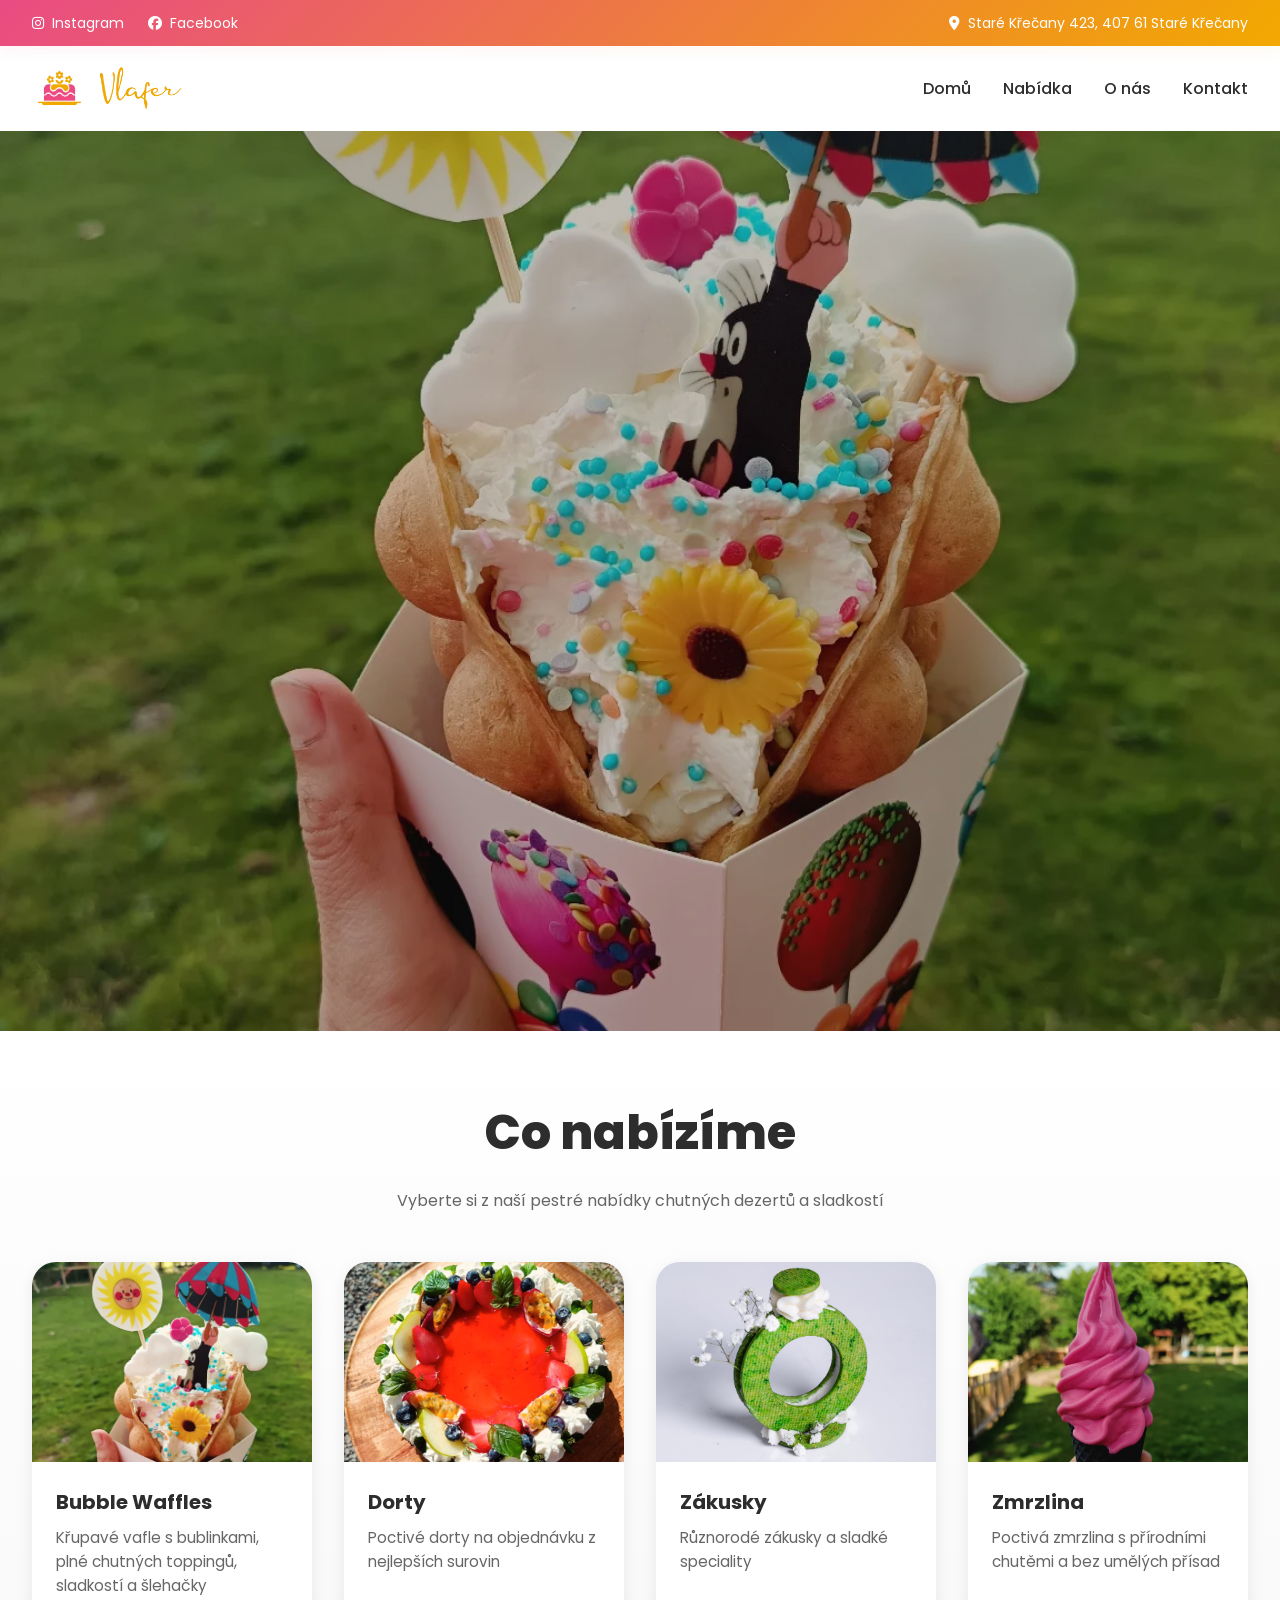
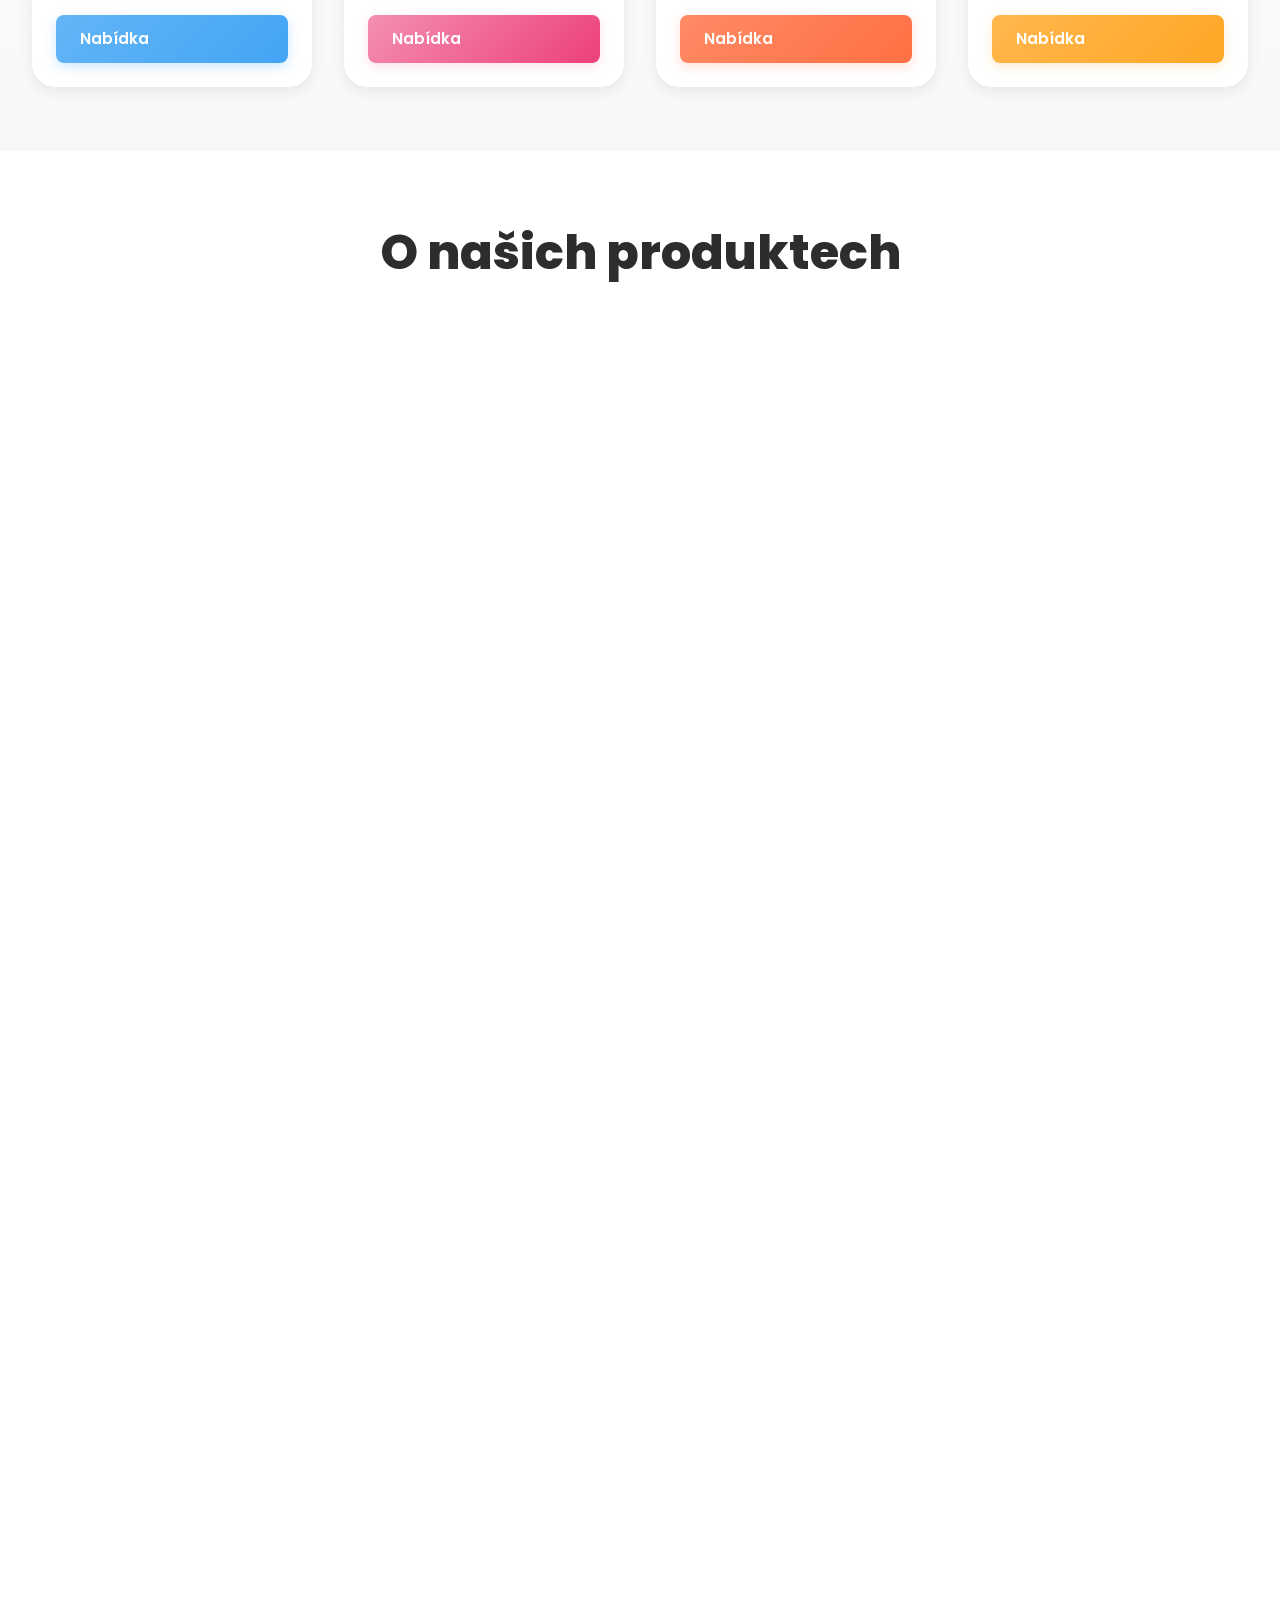
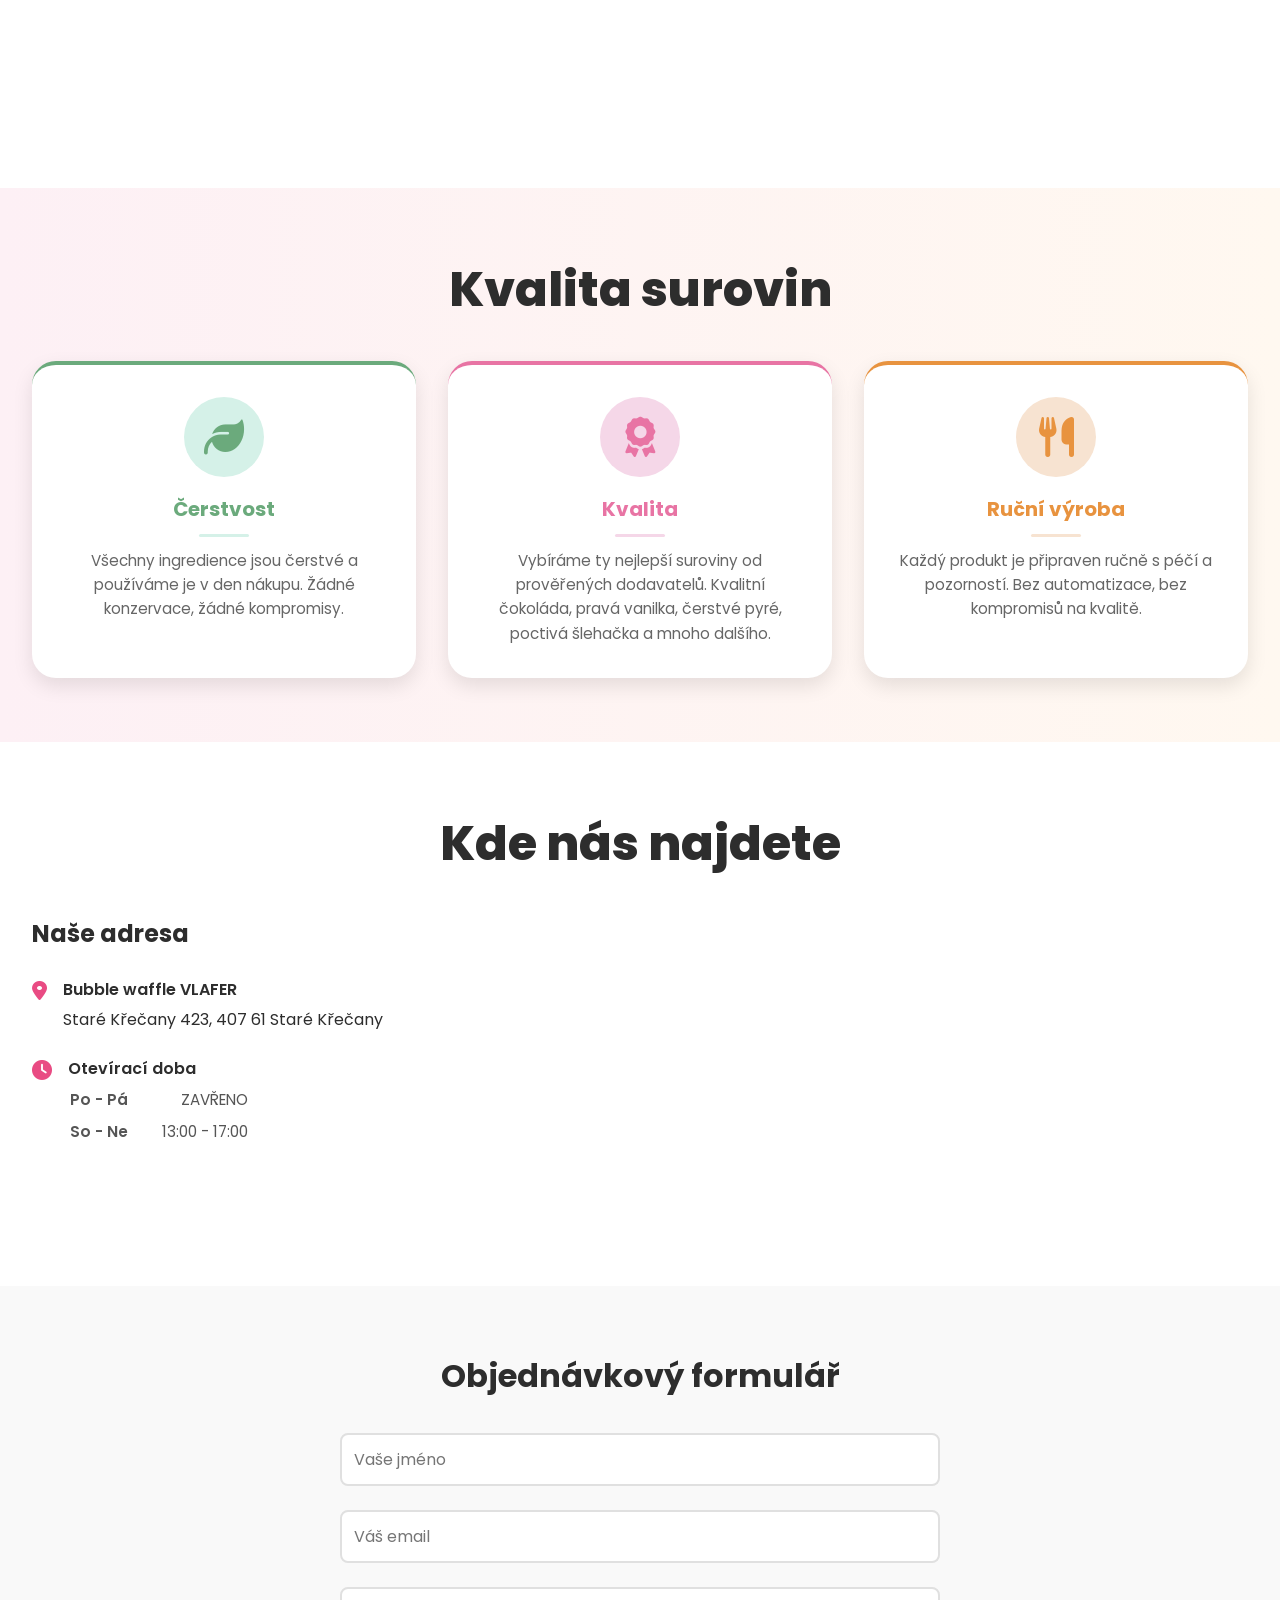
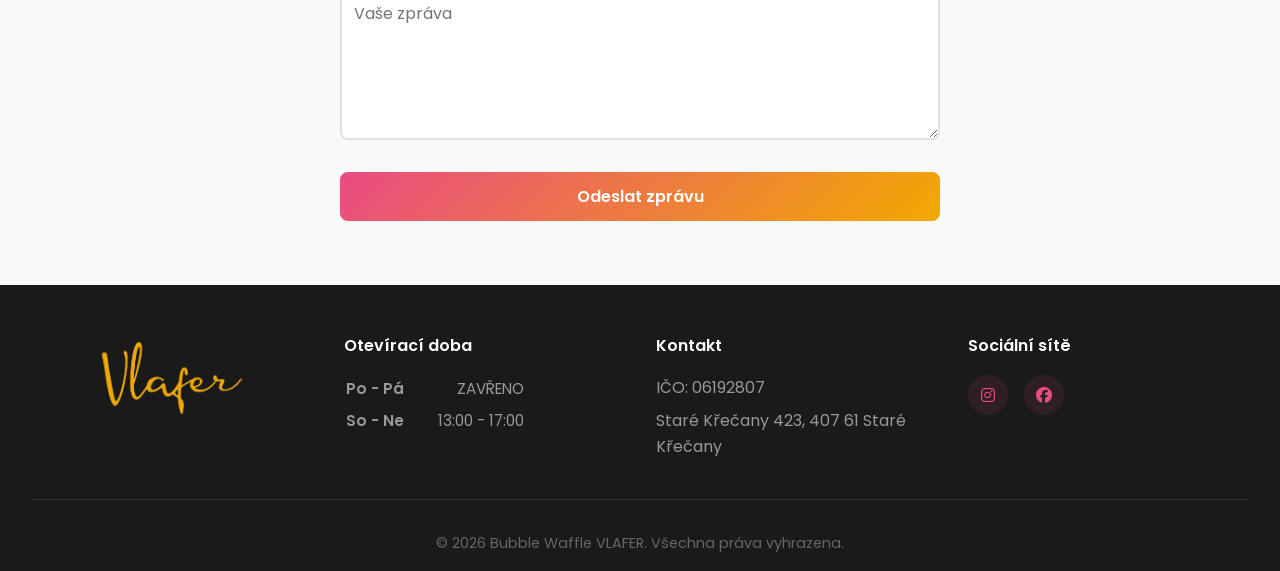
<file: index.html>
<!DOCTYPE html>
<html lang="cs">
<head>
    <meta charset="UTF-8">
    <meta name="viewport" content="width=device-width, initial-scale=1.0">
    <title>Vlafer | Bubble Waffles, Zmrzlina, Dorty a Zákusky</title>
    <meta name="description" content="Vlafer nabízí bubble waffles, domácí zmrzlinu, luxusní dorty a sladké zákusky ve Staré Křečany. Objednejte si dezerty na míru s rychlým servisem a čerstvými surovinami.">
    <link rel="canonical" href="https://vlafer.cz/">
    <meta property="og:title" content="Vlafer | Bubble Waffles, Zmrzlina, Dorty a Zákusky">
    <meta property="og:description" content="Vlafer nabízí bubble waffles, domácí zmrzlinu, luxusní dorty a sladké zákusky ve Staré Křečany. Objednejte si dezerty na míru s čerstvými surovinami.">
    <meta property="og:type" content="website">
    <meta property="og:url" content="https://vlafer.cz/">
    <meta property="og:image" content="https://vlafer.cz/img/vkrtecek.webp">
    <link rel="icon" href="img/logo3.webp">
    <link rel="preconnect" href="https://fonts.googleapis.com">
    <link rel="preconnect" href="https://fonts.gstatic.com" crossorigin>
    <link href="https://fonts.googleapis.com/css2?family=Poppins:wght@400;500;600;700;800&display=swap" rel="stylesheet">
    <link rel="stylesheet" href="https://cdnjs.cloudflare.com/ajax/libs/font-awesome/6.4.0/css/all.min.css">
    <link rel="stylesheet" href="styly.css">
</head>
<body>
    <!--
    <div class="announcement-bar">
        <div class="container">
            <p>Upozornění: do <strong>10.9.</strong> je zavřeno.</p> 
        </div>
    </div>
    -->

    <!-- Top Bar -->
    <div class="top-bar">
        <div class="container">
            <div class="top-bar-content">
                <div class="top-bar-left">
                    <a href="https://www.instagram.com/zmrzlina.a.bubble.vafle.vlafer/" target="_blank" rel="noopener noreferrer" class="top-bar-link">
                        <i class="fab fa-instagram"></i> Instagram
                    </a>
                    <a href="https://www.facebook.com/zmrzlinaprokazdeho" target="_blank" rel="noopener noreferrer" class="top-bar-link">
                        <i class="fab fa-facebook"></i> Facebook
                    </a>
                </div>
                <div class="top-bar-right">
                    
                    <a href="https://maps.app.goo.gl/wjit3KPXp3zHccAm7" target="_blank" rel="noopener noreferrer" class="top-bar-link">
                        <i class="fas fa-map-marker-alt"></i> Staré Křečany 423, 407 61 Staré Křečany
                    </a>
                </div>
            </div>
        </div>
    </div>

    <!-- Navigation Bar -->
    <nav class="navbar sticky">
        <div class="container">
            <div class="navbar-content">
                <div class="navbar-logo">
                    <a href="#home" aria-label="Vlafer Home">
                        <img src="img/logo5.png" alt="Vlafer icon" class="navbar-icon">
                        <img src="img/logo4.png" alt="Vlafer logo" class="navbar-main-logo">
                    </a>
                </div>

                <div class="navbar-menu">
                    <a href="/" class="navbar-link">Domů</a>
                    <a href="#offer" class="navbar-link">Nabídka</a>
                    <a href="#about" class="navbar-link">O nás</a>
                    <a href="#contact" class="navbar-link">Kontakt</a>
                </div>

                
            </div>
        </div>
    </nav>

    <!-- Hero Section -->
    <section id="home" class="hero">
        <div class="hero-background hero-background-front" style="background-image: url('img/vkrtecek.webp');"></div>
        <div class="hero-background hero-background-back"></div>
        <div class="hero-overlay"></div>
        <div class="hero-content">
            
        </div>
    </section>

    <!-- What We Offer Section -->
    <section id="offer" class="offer-section">
        <div class="container">
            <h2 class="section-title">Co nabízíme</h2>
            <p class="section-subtitle">Vyberte si z naší pestré nabídky chutných dezertů a sladkostí</p>

            <div class="offer-grid">
                <!-- Bubble Waffles Card -->
                <div class="offer-card hover-lift">
                    <div class="offer-image" style="background-image: url('img/vkrtecek.webp');"></div>
                    <div class="offer-content">
                        <h3>Bubble Waffles</h3>
                        <p>Křupavé vafle s bublinkami, plné chutných toppingů, sladkostí a šlehačky</p>
                        <a href="/vafle/" class="more-info-btn bubble-btn">Nabídka</a>
                    </div>
                </div>

                <!-- Cakes Card -->
                <div class="offer-card hover-lift">
                    <div class="offer-image" style="background-image: url('img/dort.webp');"></div>
                    <div class="offer-content">
                        <h3>Dorty</h3>
                        <p>Poctivé dorty na objednávku z nejlepších surovin</p>
                        <a href="/dorty/" class="more-info-btn cakes-btn">Nabídka</a>
                    </div>
                </div>

                <!-- Pastries Card -->
                <div class="offer-card hover-lift">
                    <div class="offer-image" style="background-image: url('img/dorty-171.jpg'); background-position: center 49%;"></div>
                    <div class="offer-content">
                        <h3>Zákusky</h3>
                        <p>Různorodé zákusky a sladké speciality</p>
                        <a href="/zakusky/" class="more-info-btn pastries-btn">Nabídka</a>
                    </div>
                </div>

                <!-- Ice Cream Card -->
                <div class="offer-card hover-lift">
                    <div class="offer-image" style="background-image: url('img/zmrzlina.webp'); background-position: center 25%;"></div>
                    <div class="offer-content">
                        <h3>Zmrzlina</h3>
                        <p>Poctivá zmrzlina s přírodními chutěmi a bez umělých přísad</p>
                        <a href="/zmrzlina/" class="more-info-btn icecream-btn">Nabídka</a>
                    </div>
                </div>
            </div>
        </div>
    </section>

    <!-- About Products Section -->
    <section id="about" class="about-section">
        <div class="container">
            <h2 class="section-title">O našich produktech</h2>

            <!-- Bubble Waffles -->
            <div class="about-grid bubble">
                <div class="about-text slide-in-left">
                    <h3>Bubble Waffles</h3>
                    <p>Naše bubble waffles jsou připravovány každý den z čerstvých surovin. Speciální recept zajišťuje dokonalou křupavost zvenčí a měkkost uvnitř. Každá vafle je ozdobena ručně vybranými toppingy - od čerstvého ovoce přes čokoládu až po sladké toppingy a variegata.</p>
                    <p>Vafle si můžete vybrat v různých kombinacích podle vašich preferencí.</p>
                </div>
                <div class="about-image">
                    <img src="img/vkrtecek.webp" alt="Bubble Waffles">
                </div>
            </div>

            <!-- Cakes -->
            <div class="about-grid reverse cakes">
                <div class="about-image">
                    <img src="img/dort.webp" alt="Cakes">
                </div>
                <div class="about-text slide-in-right">
                    <h3>Dorty</h3>
                    <p>Naše dorty jsou vytvářeny na objednávku speciálně pro vaši příležitost. Používáme pouze nejkvalitnější suroviny - máslo, čerstvá vejce, přírodní vanilku a belgickou čokoládu.</p>
                    <p>Každý dort je jedinečný a přizpůsobený vašim přáním. Nabízíme různé příchutě, velikosti a dekorativní styly.</p>
                </div>
            </div>

            <!-- Ice Cream -->
            <div class="about-grid icecream">
                <div class="about-text slide-in-left">
                    <h3>Zmrzlina</h3>
                    <p>Naše zmrzlina je vyrobena tradičním způsobem bez umělých konzervantů a barviv. K výrobě používáme stoprocentní pasty a ovocné pyré, dále pak čerstvé mléko, smetanu a přírodní ingredience pro autentické chutě.</p>
                    <p>Vybírejte z klasických chutí jako vanilka a čokoláda, nebo zkuste naše speciální sezónní příchutě s čerstvým ovocem.</p>
                </div>
                <div class="about-image">
                    <img src="img/zmrzlina.webp" alt="Ice Cream">
                </div>
            </div>
        </div>
    </section>

    <!-- Quality Section -->
    <section class="quality-section">
        <div class="container">
            <h2 class="section-title">Kvalita surovin</h2>

            <div class="quality-grid">
                <div class="quality-card hover-lift">
                    <div class="quality-icon">
                        <i class="fas fa-leaf"></i>
                    </div>
                    <h3>Čerstvost</h3>
                    <p>Všechny ingredience jsou čerstvé a používáme je v den nákupu. Žádné konzervace, žádné kompromisy.</p>
                </div>

                <div class="quality-card hover-lift">
                    <div class="quality-icon">
                        <i class="fas fa-award"></i>
                    </div>
                    <h3>Kvalita</h3>
                    <p>Vybíráme ty nejlepší suroviny od prověřených dodavatelů. Kvalitní čokoláda, pravá vanilka, čerstvé pyré, poctivá šlehačka a mnoho dalšího.</p>
                </div>

                <div class="quality-card hover-lift">
                    <div class="quality-icon">
                        <i class="fas fa-utensils"></i>
                    </div>
                    <h3>Ruční výroba</h3>
                    <p>Každý produkt je připraven ručně s péčí a pozorností. Bez automatizace, bez kompromisů na kvalitě.</p>
                </div>
            </div>
        </div>
    </section>

    <!-- Location Section -->
    <section id="contact" class="contact-section">
        <div class="container">
            <h2 class="section-title">Kde nás najdete</h2>

            <div class="contact-grid">
                <div class="contact-info">
                    <h3>Naše adresa</h3>
                    <div class="contact-item">
                        <i class="fas fa-map-marker-alt"></i>
                        <div>
                            <p class="contact-label">Bubble waffle VLAFER</p>
                            <p>Staré Křečany 423, 407 61 Staré Křečany</p>
                        </div>
                    </div>
                    <div class="contact-item">
                        <i class="fas fa-clock"></i>
                        <div>
                            <p class="contact-label">Otevírací doba</p>
                            <table class="hours-table">
                                <tr>
                                    <td>Po - Pá</td>
                                    <td>ZAVŘENO</td>
                                </tr>
                                <tr>
                                    <td>So - Ne</td>
                                    <td>13:00 - 17:00</td>
                                </tr>
                                
                            </table>
                        </div>
                    </div>
                </div>

                <div class="contact-map">
                    <iframe src="https://www.google.com/maps/embed?pb=!1m14!1m8!1m3!1d2513.5440127058782!2d14.471442!3d50.9506454!3m2!1i1024!2i768!4f13.1!3m3!1m2!1s0x47096da8aadc997d%3A0xed24b917e70fbe23!2sBubble%20waffle%20VLAFER!5e0!3m2!1scs!2scz!4v1773748011979!5m2!1scs!2scz" width="100%" height="300" style="border:0;" allowfullscreen="" loading="lazy" referrerpolicy="no-referrer-when-downgrade"></iframe>  
                </div>
            </div>
        </div>
    </section>

    <!-- Contact Form Section -->
    <section class="contact-form-section">
        <div class="container">
            <h2>Objednávkový formulář</h2>
            <form id="contact-form" action="https://formsubmit.co/vaflezakusky@vlafer.cz" method="POST" class="contact-form">
                <input type="hidden" name="_captcha" value="true">
                <input type="hidden" name="_template" value="table">
                <div class="form-group">
                    <input type="text" name="name" placeholder="Vaše jméno" required>
                </div>
                <div class="form-group">
                    <input type="email" name="email" placeholder="Váš email" required>
                </div>
                <div class="form-group">
                    <textarea name="message" placeholder="Vaše zpráva" rows="5" required></textarea>
                </div>
                <button type="submit" class="submit-btn">Odeslat zprávu</button>
            </form>
        </div>
    </section>

    <!-- Success Message -->
    <div id="form-success" class="success-message" style="display: none;">
        Formulář byl úspěšně odeslán! Děkujeme za vaši zprávu.
    </div>

    <!-- Footer -->
    <footer class="footer">
        <div class="container">
            <div class="footer-grid">
                <div class="footer-section">
                    <img src="img/logo4.png" alt="Vlafer logo" class="footer-logo">
                </div>

                <div class="footer-section">
                    <h4>Otevírací doba</h4>
                    <table class="hours-table">
                        <tr>
                            <td>Po - Pá</td>
                            <td>ZAVŘENO</td>
                        </tr>
                        <tr>
                            <td>So - Ne</td>
                            <td>13:00 - 17:00</td>
                        </tr>
                    </table>
                </div>

                <div class="footer-section">
                    <h4>Kontakt</h4>
                    <ul>
                        <li><span style="color: #999999;">IČO: 06192807</span></li>
                        <li><a href="https://maps.app.goo.gl/wjit3KPXp3zHccAm7" target="_blank" rel="noopener noreferrer">Staré Křečany 423, 407 61 Staré Křečany</a></li>
                    </ul>
                </div>

                <div class="footer-section">
                    <h4>Sociální sítě</h4>
                    <div class="social-links">
                        <a href="https://www.instagram.com/zmrzlina.a.bubble.vafle.vlafer/" target="_blank" rel="noopener noreferrer">
                            <i class="fab fa-instagram"></i>
                        </a>
                        <a href="https://www.facebook.com/zmrzlinaprokazdeho/" target="_blank" rel="noopener noreferrer">
                            <i class="fab fa-facebook"></i>
                        </a>
                    </div>
                </div>
            </div>

            <div class="footer-bottom">
                <p>&copy; 2026 Bubble Waffle VLAFER. Všechna práva vyhrazena.</p>
            </div>
        </div>
    </footer>

    <script src="script.js"></script>
</body>
</html>
</file>
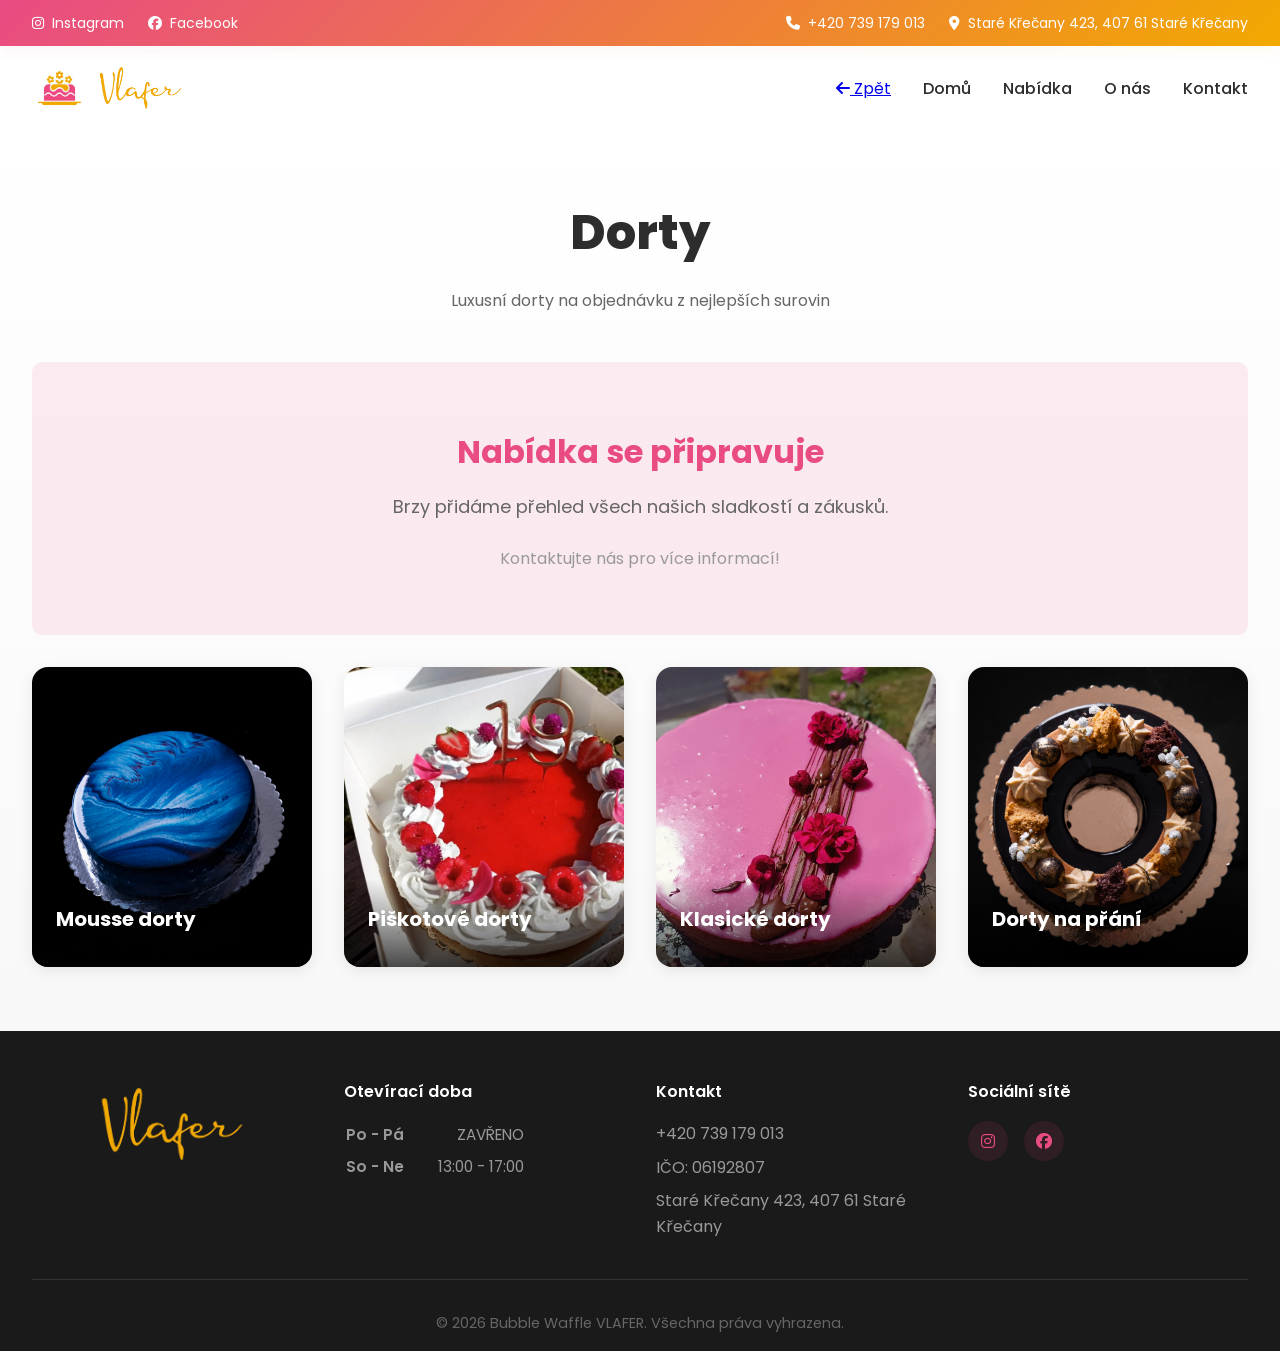
<file: dorty/index.html>
<!DOCTYPE html>
<html lang="cs">
<head>
    <meta charset="UTF-8">
    <meta name="viewport" content="width=device-width, initial-scale=1.0">
    <title>Dorty Vlafer | Luxusní dorty na objednávku</title>
    <meta name="description" content="Dorty Vlafer nabízí mousse dorty, piškotové, klasické i dorty na přání. Objednejte si slavnostní dorty z kvalitních surovin ve Staré Křečany.">
    <link rel="canonical" href="https://vlafer.cz/dorty/">
    <meta property="og:title" content="Dorty Vlafer | Luxusní dorty na objednávku">
    <meta property="og:description" content="Dorty Vlafer nabízí mousse dorty, piškotové, klasické i dorty na přání pro oslavy a svatby.">
    <meta property="og:type" content="website">
    <meta property="og:url" content="https://vlafer.cz/dorty/">
    <meta property="og:image" content="https://vlafer.cz/img/dorty-125.jpg">
    <link rel="icon" href="../img/logo3.webp">
    <link rel="preconnect" href="https://fonts.googleapis.com">
    <link rel="preconnect" href="https://fonts.gstatic.com" crossorigin>
    <link href="https://fonts.googleapis.com/css2?family=Poppins:wght@400;500;600;700;800&display=swap" rel="stylesheet">
    <link rel="stylesheet" href="https://cdnjs.cloudflare.com/ajax/libs/font-awesome/6.4.0/css/all.min.css">
    <link rel="stylesheet" href="../styly.css">
</head>
<body>
    <!-- Top Bar -->
    <div class="top-bar">
        <div class="container">
            <div class="top-bar-content">
                <div class="top-bar-left">
                    <a href="https://www.instagram.com/zmrzlina.a.bubble.vafle.vlafer/" target="_blank" rel="noopener noreferrer" class="top-bar-link">
                        <i class="fab fa-instagram"></i> Instagram
                    </a>
                    <a href="https://www.facebook.com/zmrzlinaprokazdeho" target="_blank" rel="noopener noreferrer" class="top-bar-link">
                        <i class="fab fa-facebook"></i> Facebook
                    </a>
                </div>
                <div class="top-bar-right">
                    <a href="tel:+420739179013" class="top-bar-link">
                        <i class="fas fa-phone"></i> +420 739 179 013
                    </a>
                    <a href="https://maps.app.goo.gl/wjit3KPXp3zHccAm7" target="_blank" rel="noopener noreferrer" class="top-bar-link">
                        <i class="fas fa-map-marker-alt"></i> Staré Křečany 423, 407 61 Staré Křečany
                    </a>
                </div>
            </div>
        </div>
    </div>

    <!-- Navigation Bar -->
    <nav class="navbar sticky">
        <div class="container">
            <div class="navbar-content">
                <div class="navbar-logo">
                    <a href="/index.html" aria-label="Vlafer Home">
                        <img src="../img/logo5.png" alt="Vlafer icon" class="navbar-icon">
                        <img src="../img/logo4.png" alt="Vlafer logo" class="navbar-main-logo">
                    </a>
                </div>

                <div class="navbar-menu">
                    <a href="/index.html#home" class="mobile-back-btn"><i class="fas fa-arrow-left"></i> Zpět</a>
                    <a href="/index.html#home" class="navbar-link">Domů</a>
                    <a href="/index.html#offer" class="navbar-link">Nabídka</a>
                    <a href="/index.html#about" class="navbar-link">O nás</a>
                    <a href="/index.html#contact" class="navbar-link">Kontakt</a>
                </div>
            </div>
        </div>
    </nav>

    <!-- Product Section -->
    <section class="product-section">
        <div class="container">
            <h1 class="section-title">Dorty</h1>
            <p class="section-subtitle">Luxusní dorty na objednávku z nejlepších surovin</p>

            <div class="product-grid">
                <div class="coming-soon-banner" style="grid-column: 1 / -1; text-align: center; padding: 4rem 2rem; background: rgba(233, 75, 131, 0.1); border-radius: 10px;">
                    <h2 style="font-size: 2rem; margin-bottom: 1rem; color: #E94B83;">Nabídka se připravuje</h2>
                    <p style="font-size: 1.125rem; color: #666; margin-bottom: 1.5rem;">Brzy přidáme přehled všech našich sladkostí a zákusků.</p>
                    <p style="color: #999;">Kontaktujte nás pro více informací!</p>
                </div>


                <div class="product-card">
                    <div class="product-image" style="background-image: url('../img/dorty-154.jpg'); background-position: center 60%;"></div>
                    <div class="product-info">
                        <h3>Mousse dorty</h3>
                    </div>
                </div>

                <div class="product-card">
                    <div class="product-image" style="background-image: url('../img/dort2.jpeg');"></div>
                    <div class="product-info">
                        <h3>Piškotové dorty</h3>
                    </div>
                </div>

                <div class="product-card">
                    <div class="product-image" style="background-image: url('../img/dort3.webp');"></div>
                    <div class="product-info">
                        <h3>Klasické dorty</h3>
                    </div>
                </div>

                <div class="product-card">
                    <div class="product-image" style="background-image: url('../img/dorty-125.jpg');"></div>
                    <div class="product-info">
                        <h3>Dorty na přání</h3>
                    </div>
                </div>
            </div>
        </div>
    </section>

    <!-- Footer -->
    <footer class="footer">
        <div class="container">
            <div class="footer-grid">
                <div class="footer-section">
                    <img src="../img/logo4.png" alt="Vlafer logo" class="footer-logo">
                </div>

                <div class="footer-section">
                    <h4>Otevírací doba</h4>
                    <table class="hours-table">
                        <tr>
                            <td>Po - Pá</td>
                            <td>ZAVŘENO</td>
                        </tr>
                        <tr>
                            <td>So - Ne</td>
                            <td>13:00 - 17:00</td>
                        </tr>
                    </table>
                </div>

                <div class="footer-section">
                    <h4>Kontakt</h4>
                    <ul>
                        <li><a href="tel:+420739179013">+420 739 179 013</a></li>
                        <li><span style="color: #999999;">IČO: 06192807</span></li>
                        <li><a href="https://maps.app.goo.gl/wjit3KPXp3zHccAm7" target="_blank" rel="noopener noreferrer">Staré Křečany 423, 407 61 Staré Křečany</a></li>
                    </ul>
                </div>

                <div class="footer-section">
                    <h4>Sociální sítě</h4>
                    <div class="social-links">
                        <a href="https://www.instagram.com/zmrzlina.a.bubble.vafle.vlafer/" target="_blank" rel="noopener noreferrer">
                            <i class="fab fa-instagram"></i>
                        </a>
                        <a href="https://www.facebook.com/zmrzlinaprokazdeho/" target="_blank" rel="noopener noreferrer">
                            <i class="fab fa-facebook"></i>
                        </a>
                    </div>
                </div>
            </div>

            <div class="footer-bottom">
                <p>&copy; 2026 Bubble Waffle VLAFER. Všechna práva vyhrazena.</p>
            </div>
        </div>
    </footer>

    <script src="../script.js"></script>
</body>
</html>
</file>
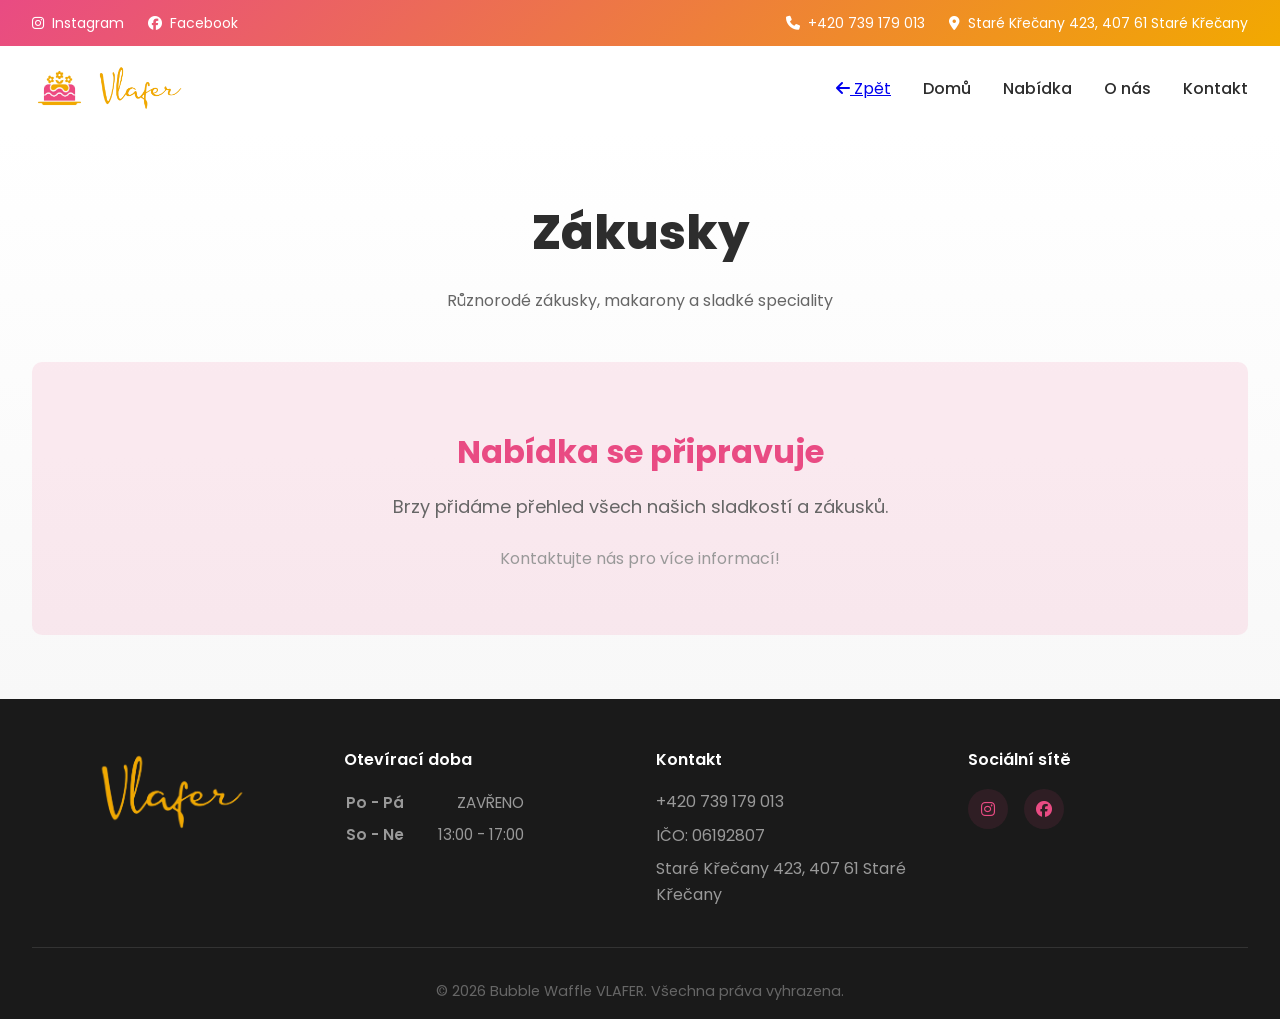
<file: zakusky/index.html>
<!DOCTYPE html>
<html lang="cs">
<head>
    <meta charset="UTF-8">
    <meta name="viewport" content="width=device-width, initial-scale=1.0">
    <title>Zákusky Vlafer | Sladké speciality a dezerty</title>
    <meta name="description" content="Zákusky Vlafer nabízí čerstvé dezerty a sladké speciality ve Staré Křečany. Objednejte si zákusky na oslavu nebo jako sladký doplněk k vašemu dni.">
    <link rel="canonical" href="https://vlafer.cz/zakusky/">
    <meta property="og:title" content="Zákusky Vlafer | Sladké speciality a dezerty">
    <meta property="og:description" content="Zákusky Vlafer nabízí čerstvé dezerty a sladké speciality ve Staré Křečany. Objednejte si zákusky na oslavu nebo jako sladký doplněk.">
    <meta property="og:type" content="website">
    <meta property="og:url" content="https://vlafer.cz/zakusky/">
    <meta property="og:image" content="https://vlafer.cz/img/dorty-171.jpg">
    <link rel="icon" href="../img/logo3.webp">
    <link rel="preconnect" href="https://fonts.googleapis.com">
    <link rel="preconnect" href="https://fonts.gstatic.com" crossorigin>
    <link href="https://fonts.googleapis.com/css2?family=Poppins:wght@400;500;600;700;800&display=swap" rel="stylesheet">
    <link rel="stylesheet" href="https://cdnjs.cloudflare.com/ajax/libs/font-awesome/6.4.0/css/all.min.css">
    <link rel="stylesheet" href="../styly.css">
</head>
<body>
    <!-- Top Bar -->
    <div class="top-bar">
        <div class="container">
            <div class="top-bar-content">
                <div class="top-bar-left">
                    <a href="https://www.instagram.com/zmrzlina.a.bubble.vafle.vlafer/" target="_blank" rel="noopener noreferrer" class="top-bar-link">
                        <i class="fab fa-instagram"></i> Instagram
                    </a>
                    <a href="https://www.facebook.com/zmrzlinaprokazdeho" target="_blank" rel="noopener noreferrer" class="top-bar-link">
                        <i class="fab fa-facebook"></i> Facebook
                    </a>
                </div>
                <div class="top-bar-right">
                    <a href="tel:+420739179013" class="top-bar-link">
                        <i class="fas fa-phone"></i> +420 739 179 013
                    </a>
                    <a href="https://maps.app.goo.gl/wjit3KPXp3zHccAm7" target="_blank" rel="noopener noreferrer" class="top-bar-link">
                        <i class="fas fa-map-marker-alt"></i> Staré Křečany 423, 407 61 Staré Křečany
                    </a>
                </div>
            </div>
        </div>
    </div>

    <!-- Navigation Bar -->
    <nav class="navbar sticky">
        <div class="container">
            <div class="navbar-content">
                <div class="navbar-logo">
                    <a href="/index.html" aria-label="Vlafer Home">
                        <img src="../img/logo5.png" alt="Vlafer icon" class="navbar-icon">
                        <img src="../img/logo4.png" alt="Vlafer logo" class="navbar-main-logo">
                    </a>
                </div>

                <div class="navbar-menu">
                    <a href="/index.html#home" class="mobile-back-btn"><i class="fas fa-arrow-left"></i> Zpět</a>
                    <a href="/index.html#home" class="navbar-link">Domů</a>
                    <a href="/index.html#offer" class="navbar-link">Nabídka</a>
                    <a href="/index.html#about" class="navbar-link">O nás</a>
                    <a href="/index.html#contact" class="navbar-link">Kontakt</a>
                </div>
            </div>
        </div>
    </nav>

    <!-- Product Section -->
    <section class="product-section">
        <div class="container">
            <h1 class="section-title">Zákusky</h1>
            <p class="section-subtitle">Různorodé zákusky, makarony a sladké speciality</p>

            <div class="product-grid">
                <div class="coming-soon-banner" style="grid-column: 1 / -1; text-align: center; padding: 4rem 2rem; background: rgba(233, 75, 131, 0.1); border-radius: 10px;">
                    <h2 style="font-size: 2rem; margin-bottom: 1rem; color: #E94B83;">Nabídka se připravuje</h2>
                    <p style="font-size: 1.125rem; color: #666; margin-bottom: 1.5rem;">Brzy přidáme přehled všech našich sladkostí a zákusků.</p>
                    <p style="color: #999;">Kontaktujte nás pro více informací!</p>
                </div>
            </div>
        </div>
    </section>

    <!-- Footer -->
    <footer class="footer">
        <div class="container">
            <div class="footer-grid">
                <div class="footer-section">
                    <img src="../img/logo4.png" alt="Vlafer logo" class="footer-logo">
                </div>

                <div class="footer-section">
                    <h4>Otevírací doba</h4>
                    <table class="hours-table">
                        <tr>
                            <td>Po - Pá</td>
                            <td>ZAVŘENO</td>
                        </tr>
                        <tr>
                            <td>So - Ne</td>
                            <td>13:00 - 17:00</td>
                        </tr>
                    </table>
                </div>

                <div class="footer-section">
                    <h4>Kontakt</h4>
                    <ul>
                        <li><a href="tel:+420739179013">+420 739 179 013</a></li>
                        <li><span style="color: #999999;">IČO: 06192807</span></li>
                        <li><a href="https://maps.app.goo.gl/wjit3KPXp3zHccAm7" target="_blank" rel="noopener noreferrer">Staré Křečany 423, 407 61 Staré Křečany</a></li>
                    </ul>
                </div>

                <div class="footer-section">
                    <h4>Sociální sítě</h4>
                    <div class="social-links">
                        <a href="https://www.instagram.com/zmrzlina.a.bubble.vafle.vlafer/" target="_blank" rel="noopener noreferrer">
                            <i class="fab fa-instagram"></i>
                        </a>
                        <a href="https://www.facebook.com/zmrzlinaprokazdeho/" target="_blank" rel="noopener noreferrer">
                            <i class="fab fa-facebook"></i>
                        </a>
                    </div>
                </div>
            </div>

            <div class="footer-bottom">
                <p>&copy; 2026 Bubble Waffle VLAFER. Všechna práva vyhrazena.</p>
            </div>
        </div>
    </footer>

    <script src="../script.js"></script>
</body>
</html>
</file>
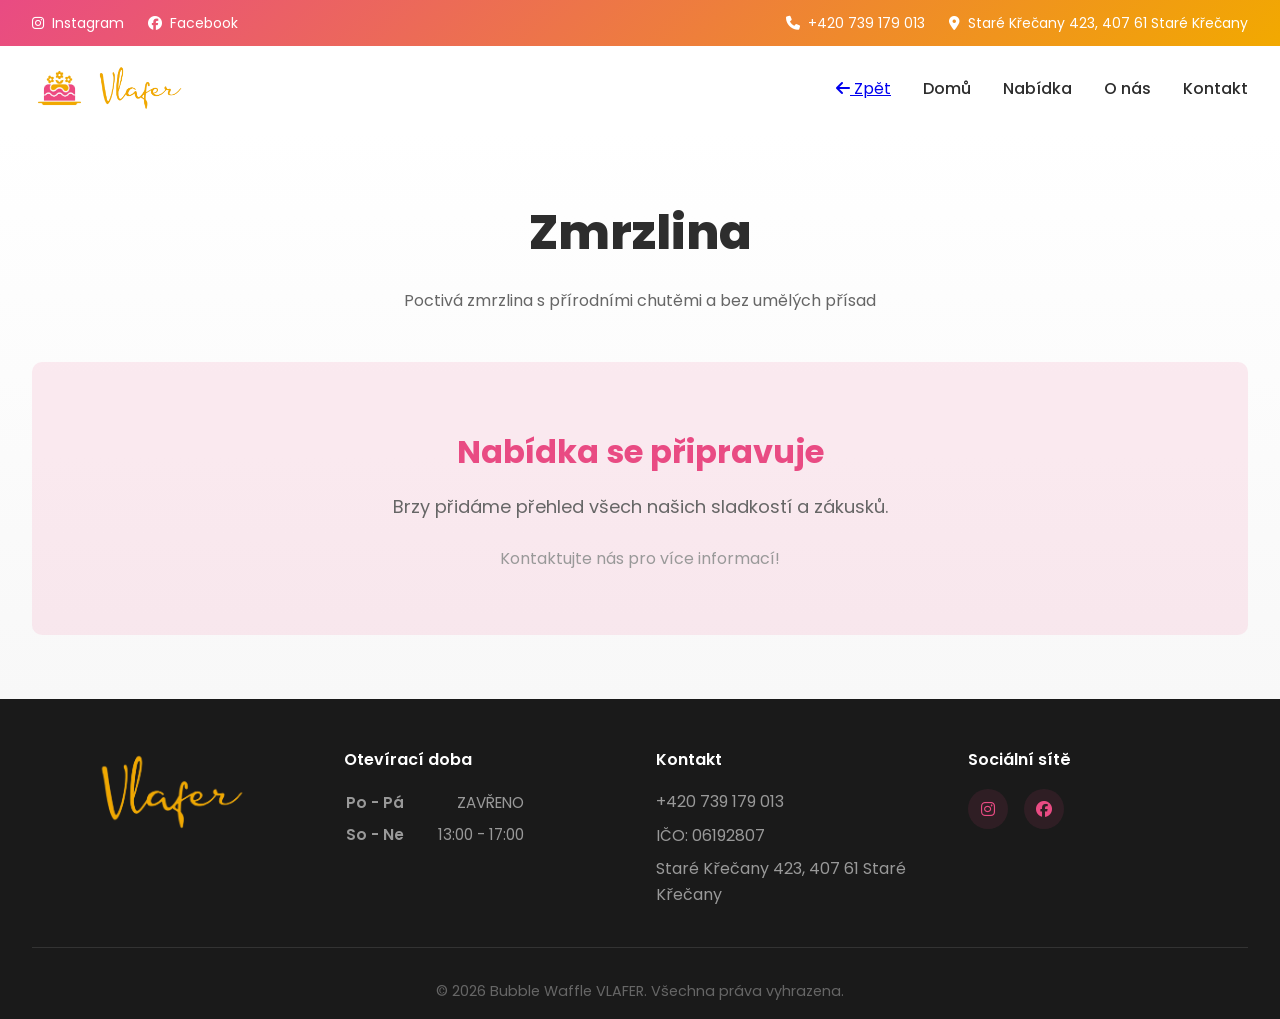
<file: zmrzlina/index.html>
<!DOCTYPE html>
<html lang="cs">
<head>
    <meta charset="UTF-8">
    <meta name="viewport" content="width=device-width, initial-scale=1.0">
    <title>Zmrzlina Vlafer | Domácí zmrzlina Staré Křečany</title>
    <meta name="description" content="Vlafer zmrzlina nabízí domácí příchutě bez umělých přísad, ovocné sorbety a krémové speciály. Skvělé osvěžení v Staré Křečany.">
    <link rel="canonical" href="https://vlafer.cz/zmrzlina/">
    <meta property="og:title" content="Zmrzlina Vlafer | Domácí zmrzlina Staré Křečany">
    <meta property="og:description" content="Vlafer zmrzlina nabízí domácí příchutě bez umělých přísad, ovocné sorbety a krémové speciály.">
    <meta property="og:type" content="website">
    <meta property="og:url" content="https://vlafer.cz/zmrzlina/">
    <meta property="og:image" content="https://vlafer.cz/img/zmrzlina.webp">
    <link rel="icon" href="../img/logo3.webp">
    <link rel="preconnect" href="https://fonts.googleapis.com">
    <link rel="preconnect" href="https://fonts.gstatic.com" crossorigin>
    <link href="https://fonts.googleapis.com/css2?family=Poppins:wght@400;500;600;700;800&display=swap" rel="stylesheet">
    <link rel="stylesheet" href="https://cdnjs.cloudflare.com/ajax/libs/font-awesome/6.4.0/css/all.min.css">
    <link rel="stylesheet" href="../styly.css">
</head>
<body>
    <!-- Top Bar -->
    <div class="top-bar">
        <div class="container">
            <div class="top-bar-content">
                <div class="top-bar-left">
                    <a href="https://www.instagram.com/zmrzlina.a.bubble.vafle.vlafer/" target="_blank" rel="noopener noreferrer" class="top-bar-link">
                        <i class="fab fa-instagram"></i> Instagram
                    </a>
                    <a href="https://www.facebook.com/zmrzlinaprokazdeho" target="_blank" rel="noopener noreferrer" class="top-bar-link">
                        <i class="fab fa-facebook"></i> Facebook
                    </a>
                </div>
                <div class="top-bar-right">
                    <a href="tel:+420739179013" class="top-bar-link">
                        <i class="fas fa-phone"></i> +420 739 179 013
                    </a>
                    <a href="https://maps.app.goo.gl/wjit3KPXp3zHccAm7" target="_blank" rel="noopener noreferrer" class="top-bar-link">
                        <i class="fas fa-map-marker-alt"></i> Staré Křečany 423, 407 61 Staré Křečany
                    </a>
                </div>
            </div>
        </div>
    </div>

    <!-- Navigation Bar -->
    <nav class="navbar sticky">
        <div class="container">
            <div class="navbar-content">
                <div class="navbar-logo">
                    <a href="/index.html" aria-label="Vlafer Home">
                        <img src="../img/logo5.png" alt="Vlafer icon" class="navbar-icon">
                        <img src="../img/logo4.png" alt="Vlafer logo" class="navbar-main-logo">
                    </a>
                </div>

                <div class="navbar-menu">
                    <a href="/index.html#home" class="mobile-back-btn"><i class="fas fa-arrow-left"></i> Zpět</a>
                    <a href="/index.html#home" class="navbar-link">Domů</a>
                    <a href="/index.html#offer" class="navbar-link">Nabídka</a>
                    <a href="/index.html#about" class="navbar-link">O nás</a>
                    <a href="/index.html#contact" class="navbar-link">Kontakt</a>
                </div>
            </div>
        </div>
    </nav>

    <!-- Product Section -->
    <section class="product-section">
        <div class="container">
            <h1 class="section-title">Zmrzlina</h1>
            <p class="section-subtitle">Poctivá zmrzlina s přírodními chutěmi a bez umělých přísad</p>

            <div class="product-grid">
                <div class="coming-soon-banner" style="grid-column: 1 / -1; text-align: center; padding: 4rem 2rem; background: rgba(233, 75, 131, 0.1); border-radius: 10px;">
                    <h2 style="font-size: 2rem; margin-bottom: 1rem; color: #E94B83;">Nabídka se připravuje</h2>
                    <p style="font-size: 1.125rem; color: #666; margin-bottom: 1.5rem;">Brzy přidáme přehled všech našich sladkostí a zákusků.</p>
                    <p style="color: #999;">Kontaktujte nás pro více informací!</p>
                </div>
            </div>
        </div>
    </section>

    <!-- Footer -->
    <footer class="footer">
        <div class="container">
            <div class="footer-grid">
                <div class="footer-section">
                    <img src="../img/logo4.png" alt="Vlafer logo" class="footer-logo">
                </div>

                <div class="footer-section">
                    <h4>Otevírací doba</h4>
                    <table class="hours-table">
                        <tr>
                            <td>Po - Pá</td>
                            <td>ZAVŘENO</td>
                        </tr>
                        <tr>
                            <td>So - Ne</td>
                            <td>13:00 - 17:00</td>
                        </tr>
                    </table>
                </div>

                <div class="footer-section">
                    <h4>Kontakt</h4>
                    <ul>
                        <li><a href="tel:+420739179013">+420 739 179 013</a></li>
                        <li><span style="color: #999999;">IČO: 06192807</span></li>
                        <li><a href="https://maps.app.goo.gl/wjit3KPXp3zHccAm7" target="_blank" rel="noopener noreferrer">Staré Křečany 423, 407 61 Staré Křečany</a></li>
                    </ul>
                </div>

                <div class="footer-section">
                    <h4>Sociální sítě</h4>
                    <div class="social-links">
                        <a href="https://www.instagram.com/zmrzlina.a.bubble.vafle.vlafer/" target="_blank" rel="noopener noreferrer">
                            <i class="fab fa-instagram"></i>
                        </a>
                        <a href="https://www.facebook.com/zmrzlinaprokazdeho/" target="_blank" rel="noopener noreferrer">
                            <i class="fab fa-facebook"></i>
                        </a>
                    </div>
                </div>
            </div>

            <div class="footer-bottom">
                <p>&copy; 2026 Bubble Waffle VLAFER. Všechna práva vyhrazena.</p>
            </div>
        </div>
    </footer>

    <script src="../script.js"></script>
</body>
</html>
</file>
<file: styly.css>
/* ==========================================
   Vlafer - Bubble Waffles & Desserts
   Design: Playful Confectionery Modernism
   Colors: Pink (#E94B83), Orange (#F2A900)
   ========================================== */

* {
    margin: 0;
    padding: 0;
    box-sizing: border-box;
}

html {
    scroll-behavior: smooth;
}

:root {
    --navbar-bg: rgba(255, 255, 255, 0.25);
    --navbar-padding: 1rem;
    --navbar-box-shadow: none;
    --navbar-border: 1px solid rgba(255, 255, 255, 0.35);
    --navbar-icon-height: 40px;
    --navbar-main-logo-height: 52px;
}

.navbar-logo .navbar-icon {
    max-height: 40px;
}

.navbar-logo .navbar-main-logo {
    max-height: 52px;
}

body {
    font-family: 'Poppins', sans-serif;
    color: #2d2d2d;
    background-color: #ffffff;
    line-height: 1.6;
}

.container {
    max-width: 1280px;
    margin: 0 auto;
    padding: 0 1rem;
}

@media (min-width: 640px) {
    .container {
        padding: 0 1.5rem;
    }
}

@media (min-width: 1024px) {
    .container {
        padding: 0 2rem;
    }
}

/* ==========================================
   Top Bar
   ========================================== */

.announcement-bar {
    background: linear-gradient(90deg, #E94B83 0%, #F2A900 100%);
    color: white;
    padding: 0.5rem 0;
    text-align: center;
    font-weight: 600;
    font-size: 0.95rem;
}

.announcement-bar p {
    margin: 0;
}


.top-bar {
    background: linear-gradient(135deg, #E94B83 0%, #F2A900 100%);
    color: white;
    padding: 0.75rem 0;
    font-size: 0.875rem;
}

.top-bar-content {
    display: flex;
    justify-content: space-between;
    align-items: center;
    flex-wrap: wrap;
    gap: 1rem;
}

.top-bar-left,
.top-bar-right {
    display: flex;
    gap: 1.5rem;
    flex-wrap: wrap;
}

.top-bar-link {
    color: white;
    text-decoration: none;
    display: flex;
    align-items: center;
    gap: 0.5rem;
    transition: opacity 0.3s ease;
}

.top-bar-link:hover {
    opacity: 0.8;
}

.top-bar-link i {
    font-size: 0.875rem;
}

@media (max-width: 768px) {
    .top-bar-content {
        flex-direction: column;
        gap: 0.5rem;
    }

    .top-bar-left,
    .top-bar-right {
        width: 100%;
        justify-content: center;
    }
}

/* ==========================================
   Navigation Bar
   ========================================== */

.navbar {
    background: var(--navbar-bg);
    backdrop-filter: blur(7px);
    border-bottom: var(--navbar-border);
    box-shadow: var(--navbar-box-shadow);
    padding: var(--navbar-padding) 0;
    transition: background 0.3s ease, padding 0.3s ease, box-shadow 0.3s ease, border-bottom 0.3s ease;
}

.navbar.sticky {
    background: white;
    box-shadow: 0 2px 10px rgba(0, 0, 0, 0.08);
    padding: 0.75rem 0;
    position: sticky;
    top: 0;
    z-index: 50;
}

.navbar-content {
    display: flex;
    justify-content: space-between;
    align-items: center;
    gap: 2rem;
}

.navbar-logo h1 {
    font-size: 1.75rem;
    font-weight: 800;
    background: linear-gradient(135deg, #E94B83 0%, #F2A900 100%);
    -webkit-background-clip: text;
    -webkit-text-fill-color: transparent;
    background-clip: text;
}

.navbar-logo a {
    display: flex;
    align-items: center;
    gap: 10px;
}

.navbar-logo img {
    width: auto;
    display: block;
    transition: height 0.3s ease;
}

.navbar-logo .navbar-icon {
    height: var(--navbar-icon-height);
    transition: height 0.3s ease;
}

.navbar-logo .navbar-main-logo {
    height: var(--navbar-main-logo-height);
    transition: height 0.3s ease;
}

.navbar.sticky .navbar-icon {
    height: 24px;
}

.navbar.sticky .navbar-main-logo {
    height: 40px;
}

.navbar-menu {
    display: flex;
    gap: 2rem;
}

.navbar-link {
    color: #2d2d2d;
    text-decoration: none;
    font-weight: 500;
    transition: color 0.3s ease;
}

.navbar-link:hover {
    color: #E94B83;
}

.navbar-button {
    background: linear-gradient(135deg, #E94B83 0%, #F2A900 100%);
    color: white;
    border: none;
    padding: 0.75rem 1.5rem;
    border-radius: 2rem;
    font-weight: 600;
    cursor: pointer;
    transition: opacity 0.3s ease;
}

.navbar-button:hover {
    opacity: 0.9;
}

/* Mobile: zvetsena navbar; top bar zůstává viditelná stále */
@media (max-width: 768px) {
    .navbar {
        background: transparent;
        padding: 1.25rem 0;
        transition: background 0.3s ease-in-out, padding 0.3s ease-in-out;
    }

    .navbar.sticky {
        background: white;
        padding: 0.75rem 0;
        box-shadow: 0 8px 20px rgba(0, 0, 0, 0.08);
    }

    .navbar-logo a {
        gap: 10px;
    }

    .navbar-logo .navbar-icon {
        height: 40px;
    }

    .navbar-logo .navbar-main-logo {
        height: 52px;
    }

    .navbar.sticky .navbar-icon {
        height: 24px;
    }

    .navbar.sticky .navbar-main-logo {
        height: 40px;
    }

    .navbar-menu {
        display: flex;
        gap: 0.5rem;
    }

    .navbar-link {
        display: none;
    }

    .navbar-link.back-btn {
        display: inline-flex !important;
        align-items: center;
        gap: 0.5rem;
        padding: 0.5rem 1rem;
        background: linear-gradient(135deg, #E94B83 0%, #F2A900 100%);
        color: white !important;
        border-radius: 0.5rem;
    }

    .navbar-link.back-btn:hover {
        opacity: 0.9;
    }

    .mobile-back-btn {
        display: inline-flex !important;
        align-items: center;
        gap: 0.5rem;
        padding: 0.5rem 1rem;
        background: linear-gradient(135deg, #E94B83 0%, #F2A900 100%);
        color: white !important;
        border-radius: 0.5rem;
        text-decoration: none;
        font-size: 0.9rem;
        font-weight: 600;
        width: auto;
    }

    .mobile-back-btn:hover {
        opacity: 0.9;
        text-decoration: none;
        color: white !important;
    }

    .navbar.show-menu .navbar-menu {
        display: flex;
        flex-direction: column;
        gap: 0.75rem;
        background: white;
        position: absolute;
        top: 100%;
        left: 0;
        right: 0;
        padding: 1rem;
        box-shadow: 0 8px 20px rgba(0,0,0,0.12);
        z-index: 40;
    }
}

/* ==========================================
   Hero Section
   ========================================== */

.hero {
    position: relative;
    height: 520px;
    min-height: 520px;
    display: flex;
    align-items: center;
    justify-content: center;
    text-align: center;
    color: white;
    overflow: hidden;
    cursor: pointer;
    transition: filter 0.3s ease;
}

.hero:hover {
    filter: brightness(1.1);
}

@media (min-width: 768px) {
    .hero {
        height: 100vh;
    }
}

.hero-background {
    position: absolute;
    top: 0;
    left: 0;
    right: 0;
    bottom: 0;
    background-size: cover;
    background-position: center;
    transition: opacity 0.5s ease-in-out;
}

.hero-background-front {
    z-index: 1;
    opacity: 1;
}

.hero-background-back {
    z-index: 0;
    opacity: 0;
}

.hero-overlay {
    position: absolute;
    top: 0;
    left: 0;
    right: 0;
    bottom: 0;
    background: rgba(0, 0, 0, 0.25);
    z-index: 2;
}

.hero-content {
    position: relative;
    z-index: 3;
    max-width: 600px;
    padding: 2rem;
}

.hero-logo {
    display: block;
    max-width: 320px;
    width: 100%;
    height: auto;
    margin: 0 auto;
}

@media (min-width: 768px) {
    .hero-logo {
        max-width: 420px;
    }
}

.hero-title {
    font-size: 2rem;
    font-weight: 800;
    margin-bottom: 1rem;
    line-height: 1.2;
}

@media (min-width: 768px) {
    .hero-title {
        font-size: 3.5rem;
    }
}

.hero-subtitle {
    font-size: 1.125rem;
    margin-bottom: 2rem;
    opacity: 0.95;
}

.hero-button {
    background: white;
    color: #E94B83;
    border: none;
    padding: 1rem 2rem;
    border-radius: 2rem;
    font-weight: 700;
    font-size: 1.125rem;
    cursor: pointer;
    transition: all 0.3s ease;
}

.hero-button:hover {
    transform: translateY(-2px);
    box-shadow: 0 8px 25px rgba(0, 0, 0, 0.15);
}

/* ==========================================
   Animations
   ========================================== */

.fade-in {
    animation: fadeIn 0.6s ease-out;
}

@keyframes fadeIn {
    from {
        opacity: 0;
        transform: translateY(20px);
    }
    to {
        opacity: 1;
        transform: translateY(0);
    }
}

.slide-in-left {
    animation: slideInLeft 0.6s ease-out;
}

@keyframes slideInLeft {
    from {
        opacity: 0;
        transform: translateX(-30px);
    }
    to {
        opacity: 1;
        transform: translateX(0);
    }
}

.slide-in-right {
    animation: slideInRight 0.6s ease-out;
}

@keyframes slideInRight {
    from {
        opacity: 0;
        transform: translateX(30px);
    }
    to {
        opacity: 1;
        transform: translateX(0);
    }
}

.hover-lift:hover {
    transform: translateY(-4px);
    box-shadow: 0 12px 35px rgba(0, 0, 0, 0.15);
}

/* ==========================================
   Offer Section
   ========================================== */

.offer-section {
    padding: 4rem 0;
    background: linear-gradient(to bottom, #ffffff, #f8f8f8);
}

.section-title {
    font-size: 2.5rem;
    font-weight: 800;
    text-align: center;
    margin-bottom: 1rem;
    color: #2d2d2d;
}

@media (min-width: 768px) {
    .section-title {
        font-size: 3rem;
    }
}

.section-subtitle {
    text-align: center;
    color: #666666;
    margin-bottom: 3rem;
    max-width: 600px;
    margin-left: auto;
    margin-right: auto;
}

.offer-grid {
    display: grid;
    grid-template-columns: 1fr;
    gap: 1.5rem;
    margin-top: 2rem;
}

@media (min-width: 768px) {
    .offer-grid {
        grid-template-columns: repeat(2, 1fr);
        gap: 2rem;
    }
}

@media (min-width: 1024px) {
    .offer-grid {
        grid-template-columns: repeat(4, 1fr);
    }
}

.offer-card {
    background: white;
    border-radius: 1.5rem;
    overflow: hidden;
    box-shadow: 0 4px 15px rgba(0, 0, 0, 0.08);
    transition: all 0.3s cubic-bezier(0.4, 0, 0.2, 1);
    display: flex;
    flex-direction: column;
}

.offer-image {
    height: 200px;
    background-size: cover;
    background-position: center;
}

.offer-grid .offer-card:nth-child(1) .offer-image {
    background-position: center 18%;
}

.offer-grid .offer-card:nth-child(3) .offer-image {
    background-position: center 25%;
}

.offer-content {
    padding: 1.5rem;
    display: flex;
    flex-direction: column;
    flex-grow: 1;
}

.offer-content h3 {
    font-size: 1.25rem;
    font-weight: 700;
    color: #2d2d2d;
    margin-bottom: 0.5rem;
}

.offer-content p {
    color: #666666;
    font-size: 0.95rem;
    margin-bottom: 1rem;
    flex-grow: 1;
}

.more-info-btn {
    display: inline-block;
    color: white;
    border: none;
    padding: 0.75rem 1.5rem;
    border-radius: 0.5rem;
    font-size: 0.95rem;
    font-weight: 600;
    cursor: pointer;
    transition: all 0.3s ease;
    margin-top: auto;
    text-decoration: none;
}

.more-info-btn:hover {
    transform: translateY(-2px);
}

.more-info-btn:active {
    transform: translateY(0);
}

/* Bubble Waffles - Blue */
.more-info-btn.bubble-btn {
    background: linear-gradient(135deg, #64B5F6 0%, #42A5F5 100%);
    box-shadow: 0 4px 12px rgba(66, 165, 245, 0.25);
}

.more-info-btn.bubble-btn:hover {
    box-shadow: 0 6px 20px rgba(66, 165, 245, 0.35);
}

/* Cakes - Pink */
.more-info-btn.cakes-btn {
    background: linear-gradient(135deg, #F48FB1 0%, #EC407A 100%);
    box-shadow: 0 4px 12px rgba(244, 143, 177, 0.25);
}

.more-info-btn.cakes-btn:hover {
    box-shadow: 0 6px 20px rgba(244, 143, 177, 0.35);
}

/* Ice Cream - Yellow/Orange */
.more-info-btn.icecream-btn {
    background: linear-gradient(135deg, #FFB74D 0%, #FFA726 100%);
    box-shadow: 0 4px 12px rgba(255, 183, 77, 0.25);
}

.more-info-btn.icecream-btn:hover {
    box-shadow: 0 6px 20px rgba(255, 183, 77, 0.35);
}

/* Pastries - Orange */
.more-info-btn.pastries-btn {
    background: linear-gradient(135deg, #FF8A65 0%, #FF7043 100%);
    box-shadow: 0 4px 12px rgba(255, 138, 101, 0.25);
}

.more-info-btn.pastries-btn:hover {
    box-shadow: 0 6px 20px rgba(255, 138, 101, 0.35);
}

/* ==========================================
   About Section
   ========================================== */

.about-section {
    padding: 4rem 0;
    background: white;
}

.about-grid {
    display: grid;
    grid-template-columns: 1fr;
    gap: 3rem;
    align-items: center;
    margin-bottom: 4rem;
}

@media (min-width: 768px) {
    .about-grid {
        grid-template-columns: 1fr 1fr;
        gap: 4rem;
    }

    .about-grid.reverse {
        direction: rtl;
    }

    .about-grid.reverse > * {
        direction: ltr;
    }
}

.about-grid.cakes {
    background: linear-gradient(120deg, #ffffff 0%, #ffeaf2 45%, #f7c3de 100%);
    border-radius: 1.5rem;
    padding: 1.5rem;
}

.about-grid.cakes .about-text,
.about-grid.cakes .about-image {
    background: transparent;
}

.about-grid.cakes .about-text {
    padding: 0.5rem;
}

.about-grid.bubble {
    background: linear-gradient(120deg, #ffffff 0%, #e7f4ff 45%, #bbe7ff 100%);
    border-radius: 1.5rem;
    padding: 1.5rem;
}

.about-grid.bubble .about-text,
.about-grid.bubble .about-image {
    background: transparent;
}

.about-grid.bubble .about-text {
    padding: 0.5rem;
}

.about-grid.icecream {
    background: linear-gradient(120deg, #ffffff 0%, #fff5e8 45%, #ffdab0 100%);
    border-radius: 1.5rem;
    padding: 1.5rem;
}

.about-grid.icecream .about-text,
.about-grid.icecream .about-image {
    background: transparent;
}

.about-grid.icecream .about-text {
    padding: 0.5rem;
}

.about-text h3 {
    font-size: 1.75rem;
    font-weight: 700;
    color: #E94B83;
    margin-bottom: 1rem;
}

.about-grid.reverse .about-text h3 {
    color: #F2A900;
}

.about-text p {
    color: #555555;
    margin-bottom: 1rem;
    line-height: 1.8;
    font-size: 1rem;
}

.about-image {
    display: flex;
    justify-content: center;
    align-items: center;
    border-radius: 1.5rem;
    overflow: hidden;
    box-shadow: 0 8px 25px rgba(0, 0, 0, 0.12);
}

.about-image img {
    width: 100%;
    max-width: 520px;
    height: 360px;
    object-fit: cover;
    display: block;
}

.about-grid.bubble .about-image img,
.about-grid.icecream .about-image img {
    object-position: center 25%;
}

/* ==========================================
   Quality Section
   ========================================== */

.quality-section {
    padding: 4rem 0;
    background: linear-gradient(to right, #fdf0f5, #fff8f0);
}

.quality-grid {
    display: grid;
    grid-template-columns: 1fr;
    gap: 2rem;
    margin-top: 2rem;
}

@media (min-width: 768px) {
    .quality-grid {
        grid-template-columns: repeat(3, 1fr);
    }
}

.quality-card {
    background: white;
    border-radius: 1.5rem;
    padding: 2rem;
    text-align: center;
    box-shadow: 0 8px 20px rgba(0, 0, 0, 0.1);
    transition: all 0.3s cubic-bezier(0.4, 0, 0.2, 1);
    border-top: 4px solid #999;
}

.quality-icon {
    width: 80px;
    height: 80px;
    border-radius: 50%;
    background: #f0f0f0;
    color: white;
    display: flex;
    align-items: center;
    justify-content: center;
    margin: 0 auto 1rem;
    font-size: 2.5rem;
    transition: all 0.3s cubic-bezier(0.4, 0, 0.2, 1);
}

.quality-card:hover .quality-icon {
    transform: scale(1.1) rotate(5deg);
}

.quality-card h3 {
    font-size: 1.25rem;
    font-weight: 700;
    color: #2d2d2d;
    margin-bottom: 0.75rem;
    position: relative;
    padding-bottom: 0.75rem;
}

.quality-card h3::after {
    content: '';
    position: absolute;
    bottom: 0;
    left: 50%;
    transform: translateX(-50%);
    width: 50px;
    height: 3px;
    background: #999;
    border-radius: 2px;
}

/* Color Variants */

.quality-card:nth-child(1) {
    border-top-color: #6BAA7C;
}

.quality-card:nth-child(1) .quality-icon {
    background: #D5F1E8;
    color: #6BAA7C;
}

.quality-card:nth-child(1) h3 {
    color: #6BAA7C;
}

.quality-card:nth-child(1) h3::after {
    background: #D5F1E8;
}

.quality-card:nth-child(2) {
    border-top-color: #E874A4;
}

.quality-card:nth-child(2) .quality-icon {
    background: #F5D7E8;
    color: #E874A4;
}

.quality-card:nth-child(2) h3 {
    color: #E874A4;
}

.quality-card:nth-child(2) h3::after {
    background: #F5D7E8;
}

.quality-card:nth-child(3) {
    border-top-color: #E8933F;
}

.quality-card:nth-child(3) .quality-icon {
    background: #F7E3D1;
    color: #E8933F;
}

.quality-card:nth-child(3) h3 {
    color: #E8933F;
}

.quality-card:nth-child(3) h3::after {
    background: #F7E3D1;
}

.quality-card p {
    color: #666666;
    font-size: 0.95rem;
}

/* ==========================================
   Contact Section
   ========================================== */

.contact-section {
    padding: 4rem 0;
    background: white;
}

.contact-grid {
    display: grid;
    grid-template-columns: 1fr;
    gap: 3rem;
    margin-top: 2rem;
}

@media (min-width: 768px) {
    .contact-grid {
        grid-template-columns: 1fr 1fr;
    }
}

.contact-info h3 {
    font-size: 1.5rem;
    font-weight: 700;
    color: #2d2d2d;
    margin-bottom: 1.5rem;
}

.contact-item {
    display: flex;
    gap: 1rem;
    margin-bottom: 1.5rem;
    align-items: flex-start;
}

.contact-item i {
    color: #E94B83;
    font-size: 1.25rem;
    margin-top: 0.25rem;
    flex-shrink: 0;
}

.contact-item a {
    color: #E94B83;
    text-decoration: none;
    transition: color 0.3s ease;
}

.contact-item a:hover {
    color: #F2A900;
}

.contact-label {
    font-weight: 600;
    color: #2d2d2d;
    margin-bottom: 0.25rem;
}

.hours-table {
    font-size: 0.95rem;
    color: #555555;
}

.hours-table tr {
    display: flex;
    justify-content: space-between;
    gap: 2rem;
    margin-bottom: 0.5rem;
}

.hours-table td:first-child {
    font-weight: 600;
    min-width: 60px;
}

/* ==========================================
   Contact Form Section
   ========================================== */

.contact-form-section {
    padding: 4rem 0;
    background: #f9f9f9;
}

.contact-form-section h2 {
    text-align: center;
    font-size: 2rem;
    font-weight: 700;
    color: #2d2d2d;
    margin-bottom: 2rem;
}

.contact-form {
    max-width: 600px;
    margin: 0 auto;
}

.form-group {
    margin-bottom: 1.5rem;
}

.form-group input,
.form-group textarea {
    width: 100%;
    padding: 0.75rem;
    border: 2px solid #e0e0e0;
    border-radius: 8px;
    font-family: 'Poppins', sans-serif;
    font-size: 1rem;
    transition: border-color 0.3s ease;
}

.form-group input:focus,
.form-group textarea:focus {
    outline: none;
    border-color: #E94B83;
}

.form-group textarea {
    resize: vertical;
    min-height: 120px;
}

.submit-btn {
    background: linear-gradient(135deg, #E94B83 0%, #F2A900 100%);
    color: white;
    border: none;
    padding: 0.75rem 2rem;
    border-radius: 8px;
    font-family: 'Poppins', sans-serif;
    font-size: 1rem;
    font-weight: 600;
    cursor: pointer;
    transition: transform 0.3s ease;
    width: 100%;
}

.submit-btn:hover {
    transform: translateY(-2px);
}

.success-message {
    background: #d4edda;
    color: #155724;
    padding: 1rem;
    border-radius: 8px;
    text-align: center;
    font-weight: 600;
    margin: 2rem auto;
    max-width: 600px;
}

.footer .hours-table {
    color: #999999;
}

.footer {
    background: #1a1a1a;
    color: white;
    padding: 3rem 0 1rem;
}

.footer-grid {
    display: grid;
    grid-template-columns: 1fr;
    gap: 2rem;
    margin-bottom: 2rem;
}

@media (min-width: 768px) {
    .footer-grid {
        grid-template-columns: repeat(4, 1fr);
    }
}

.footer-section h3 {
    font-size: 1.25rem;
    font-weight: 700;
    background: linear-gradient(135deg, #E94B83 0%, #F2A900 100%);
    -webkit-background-clip: text;
    -webkit-text-fill-color: transparent;
    background-clip: text;
    margin-bottom: 1rem;
}

.footer-section h4 {
    font-weight: 600;
    margin-bottom: 1rem;
}

.footer-section p {
    color: #999999;
    font-size: 0.95rem;
}

.footer-section ul {
    list-style: none;
}

.footer-section ul li {
    margin-bottom: 0.5rem;
}

.footer-section a {
    color: #999999;
    text-decoration: none;
    transition: color 0.3s ease;
}

.footer-section a:hover {
    color: #E94B83;
}

.footer-logo {
    width: 100%;
    max-width: 150px;
    height: auto;
    display: block;
    margin: 0 auto;
}

.social-links {
    display: flex;
    gap: 1rem;
}

.social-links a {
    width: 40px;
    height: 40px;
    border-radius: 50%;
    background: rgba(233, 75, 131, 0.1);
    display: flex;
    align-items: center;
    justify-content: center;
    color: #E94B83;
    transition: all 0.3s ease;
}

.social-links a:hover {
    background: #E94B83;
    color: white;
}

.footer-bottom {
    border-top: 1px solid #333333;
    padding-top: 2rem;
    text-align: center;
    color: #666666;
    font-size: 0.9rem;
}

/* ==========================================
   Product Section (Jednotlivé stránky produktů)
   ========================================== */

.product-section {
    padding: 4rem 0;
    background: linear-gradient(to bottom, #ffffff, #f8f8f8);
    min-height: calc(100vh - 400px);
}

.product-grid {
    display: grid;
    grid-template-columns: 1fr;
    gap: 2rem;
    margin-top: 2rem;
}

@media (min-width: 768px) {
    .product-grid {
        grid-template-columns: repeat(2, 1fr);
        gap: 2.5rem;
    }
}

@media (min-width: 1024px) {
    .product-grid {
        grid-template-columns: repeat(4, 1fr);
        gap: 2rem;
    }
}

.product-card {
    position: relative;
    border-radius: 1rem;
    overflow: hidden;
    box-shadow: 0 4px 15px rgba(0, 0, 0, 0.08);
    transition: all 0.3s ease;
    height: 300px;
    cursor: pointer;
}

.product-card:hover {
    transform: translateY(-5px);
    box-shadow: 0 8px 25px rgba(0, 0, 0, 0.12);
}

.product-image {
    position: absolute;
    top: 0;
    left: 0;
    width: 100%;
    height: 100%;
    background-size: cover;
    background-position: center top;
}

.product-info {
    position: absolute;
    bottom: 0;
    left: 0;
    right: 0;
    padding: 1.5rem;
    display: flex;
    flex-direction: column;
    background: linear-gradient(180deg, rgba(0,0,0,0) 0%, rgba(0,0,0,0.7) 100%);
    color: white;
    z-index: 2;
}

.product-info h3 {
    font-size: 1.25rem;
    font-weight: 700;
    color: white;
    margin-bottom: 0.5rem;
}

.product-info p {
    color: rgba(255, 255, 255, 0.9);
    font-size: 0.75rem;
    margin-bottom: 0.5rem;
    flex-grow: 1;
    line-height: 1.3;
}

.price {
    font-size: 1.5rem;
    font-weight: 800;
    color: #F2A900;
}


/* ==========================================
   Modal - Image Zoom
   ========================================== */

.modal {
    display: none;
    position: fixed;
    z-index: 1000;
    left: 0;
    top: 0;
    width: 100%;
    height: 100%;
    background-color: rgba(0, 0, 0, 0.9);
    animation: fadeIn 0.3s ease-in-out;
}

@keyframes fadeIn {
    from {
        opacity: 0;
    }
    to {
        opacity: 1;
    }
}

.modal.show {
    display: flex;
    align-items: center;
    justify-content: center;
}

.modal-content {
    position: relative;
    max-width: 90%;
    max-height: 90vh;
    animation: zoomIn 0.3s ease-in-out;
}

@keyframes zoomIn {
    from {
        transform: scale(0.8);
        opacity: 0;
    }
    to {
        transform: scale(1);
        opacity: 1;
    }
}

.modal-image {
    width: 100%;
    height: auto;
    max-height: 85vh;
    object-fit: contain;
}

.modal-close {
    position: absolute;
    top: -40px;
    right: 0;
    font-size: 2rem;
    color: white;
    background: transparent;
    border: 0;
    cursor: pointer;
    transition: color 0.3s ease;
}

.modal-close:hover {
    color: #E94B83;
}

.product-image {
    cursor: pointer;
}

/* ==========================================
   Responsive Design
   ========================================== */

@media (max-width: 480px) {
    .hero-title {
        font-size: 1.5rem;
    }

    .section-title {
        font-size: 1.75rem;
    }

    .about-text h3 {
        font-size: 1.25rem;
    }

    .navbar-logo h1 {
        font-size: 1rem;
    }
}
</file>
